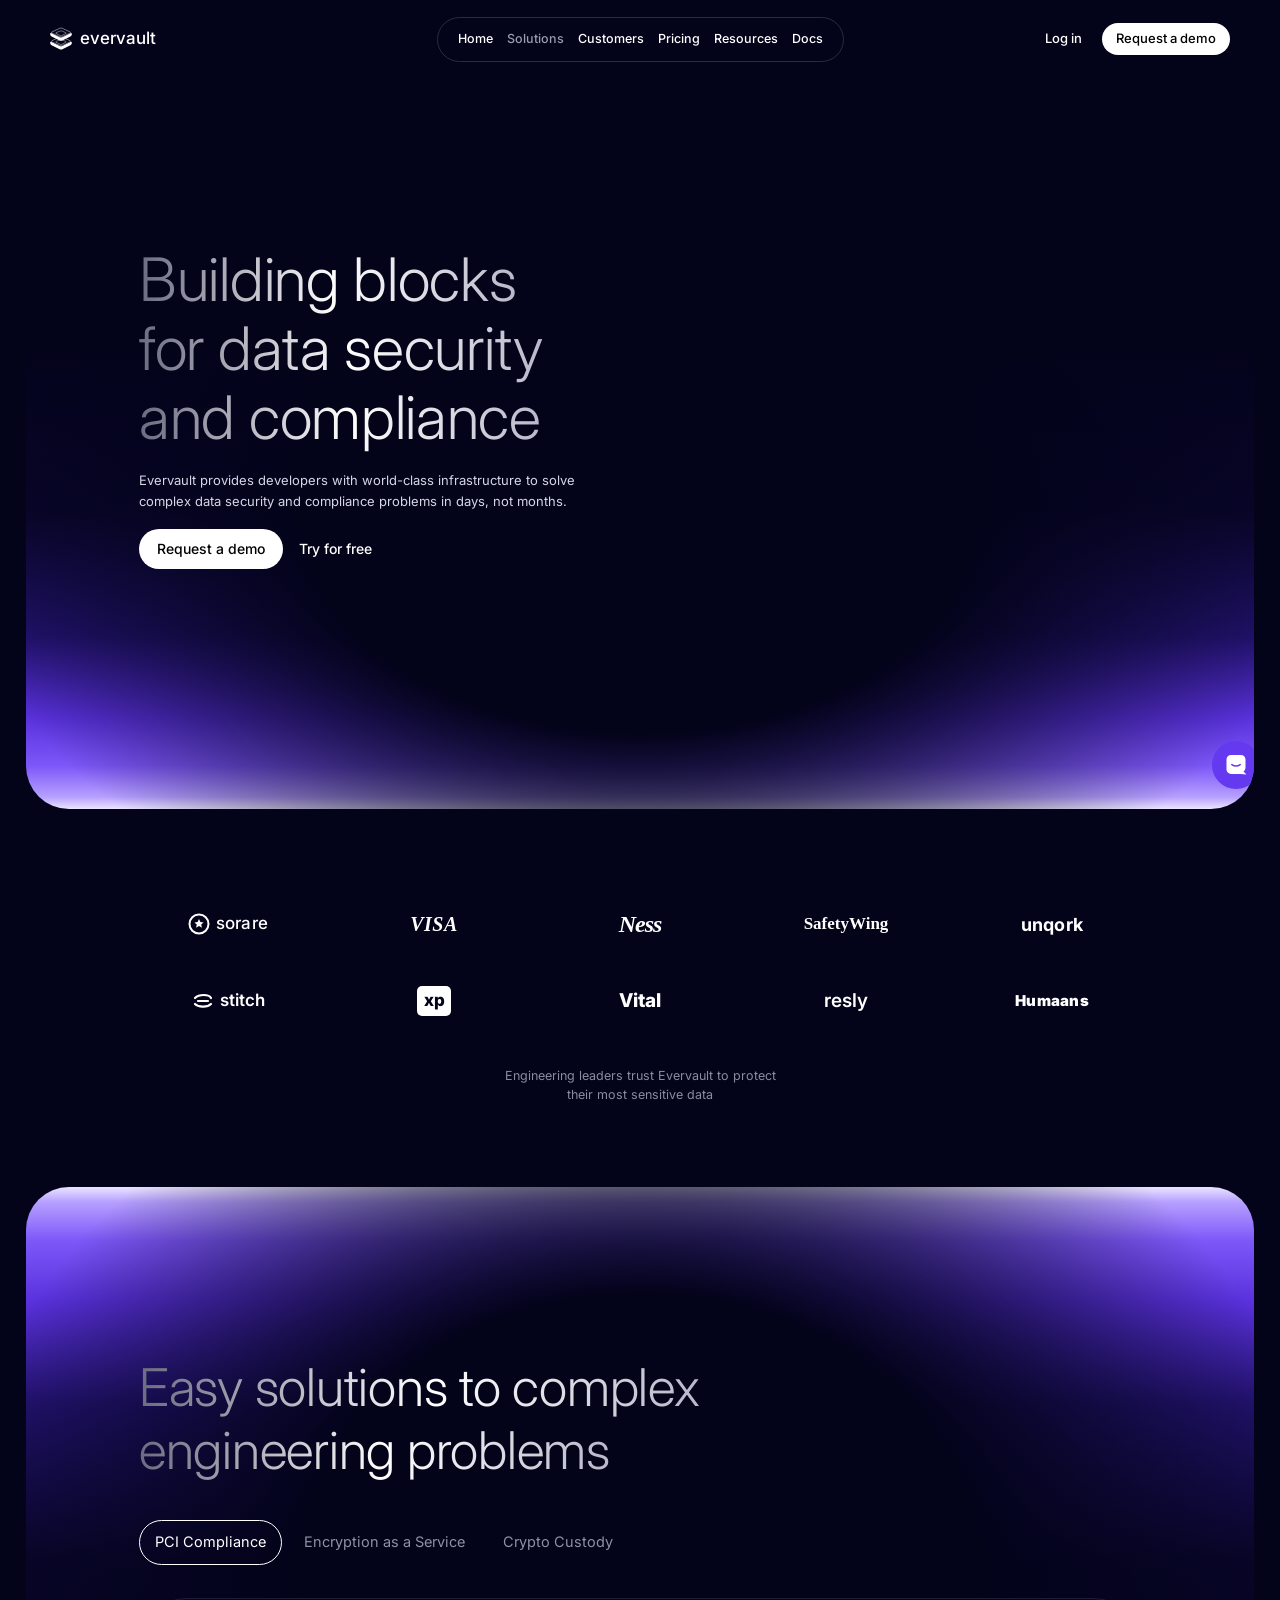
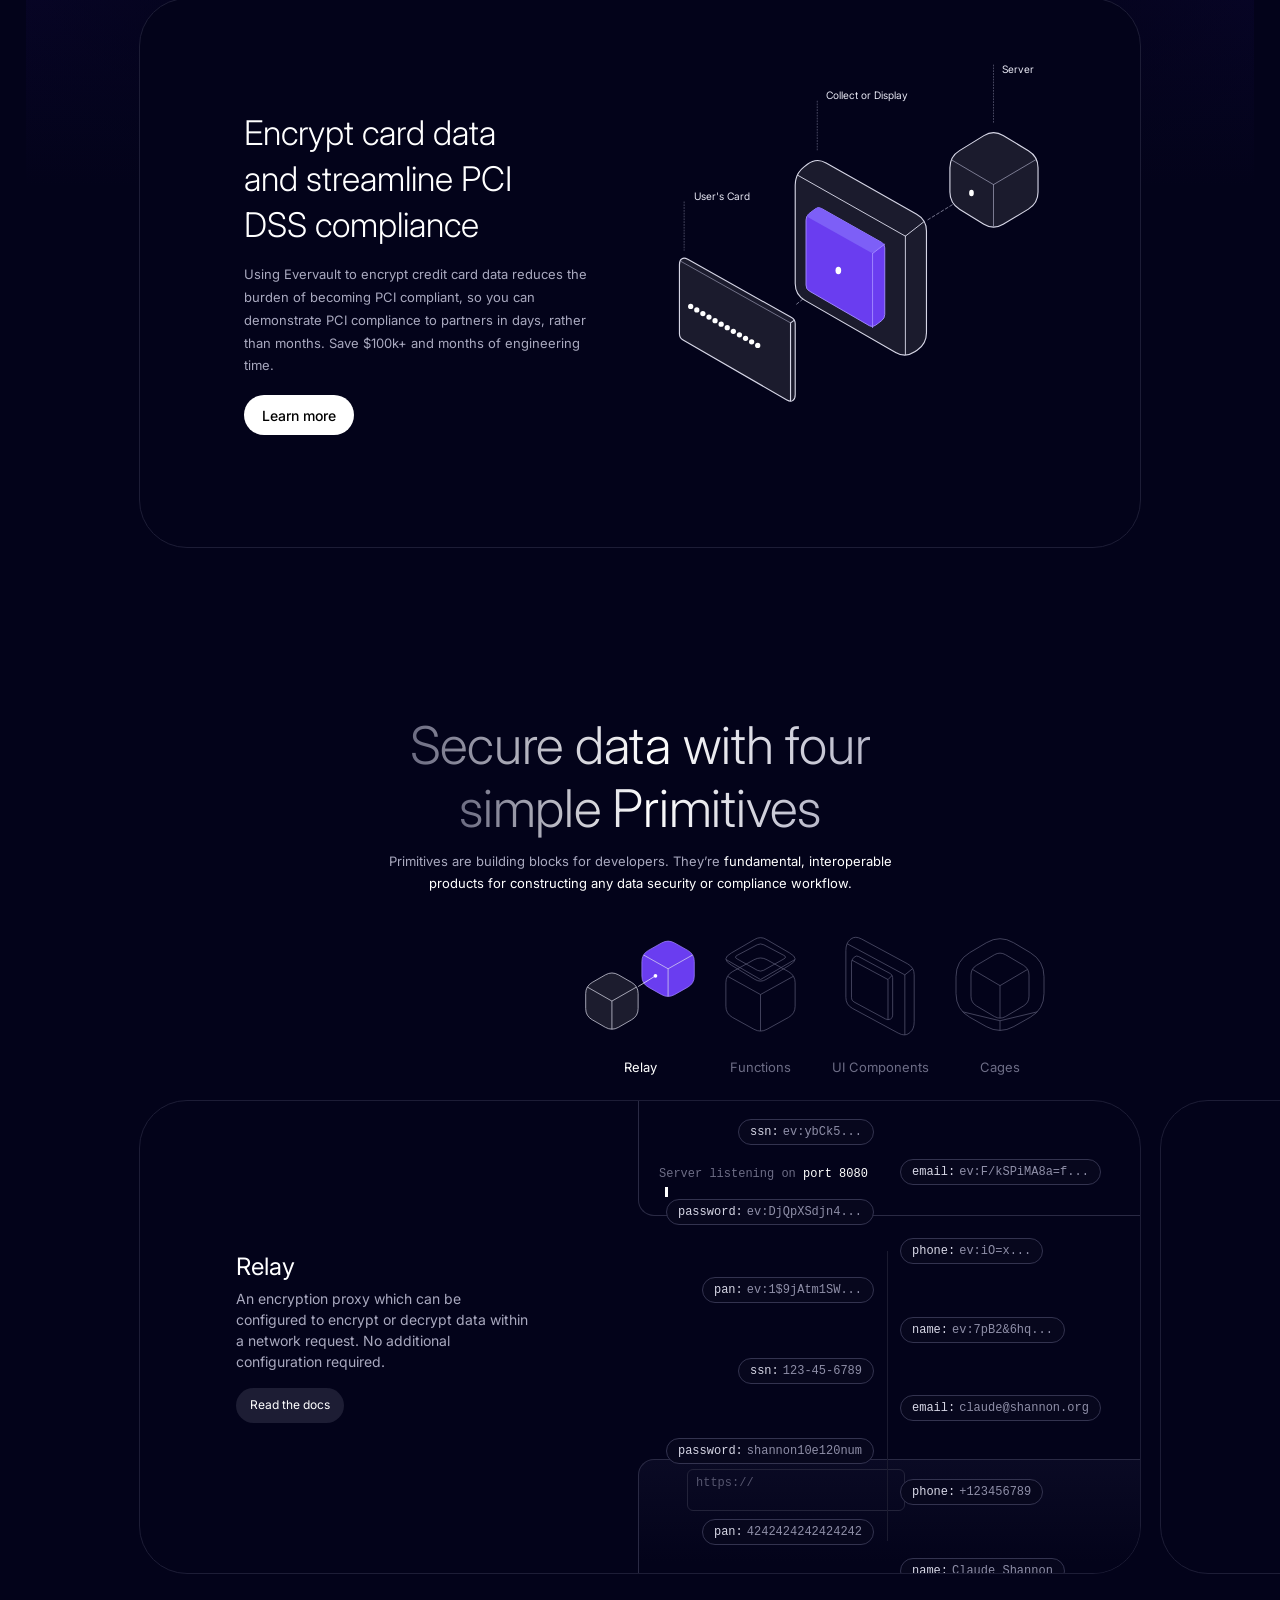
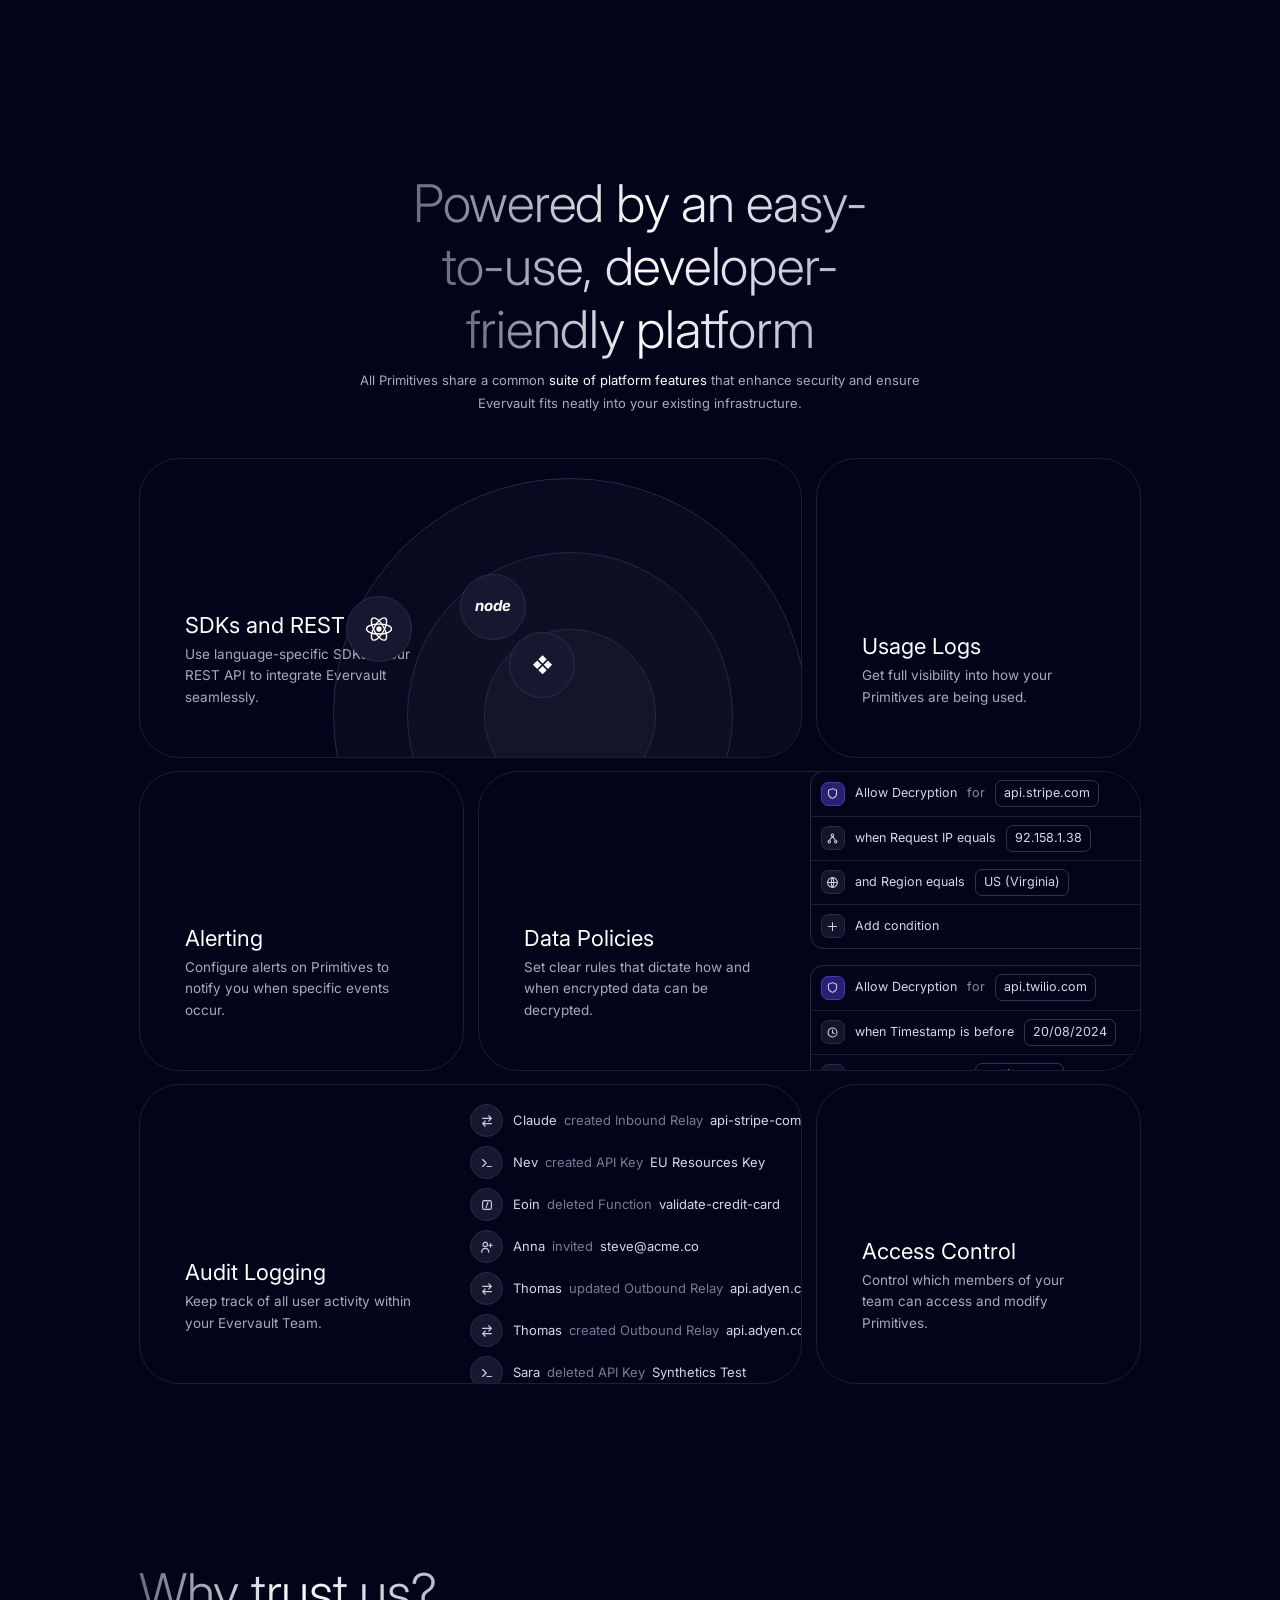
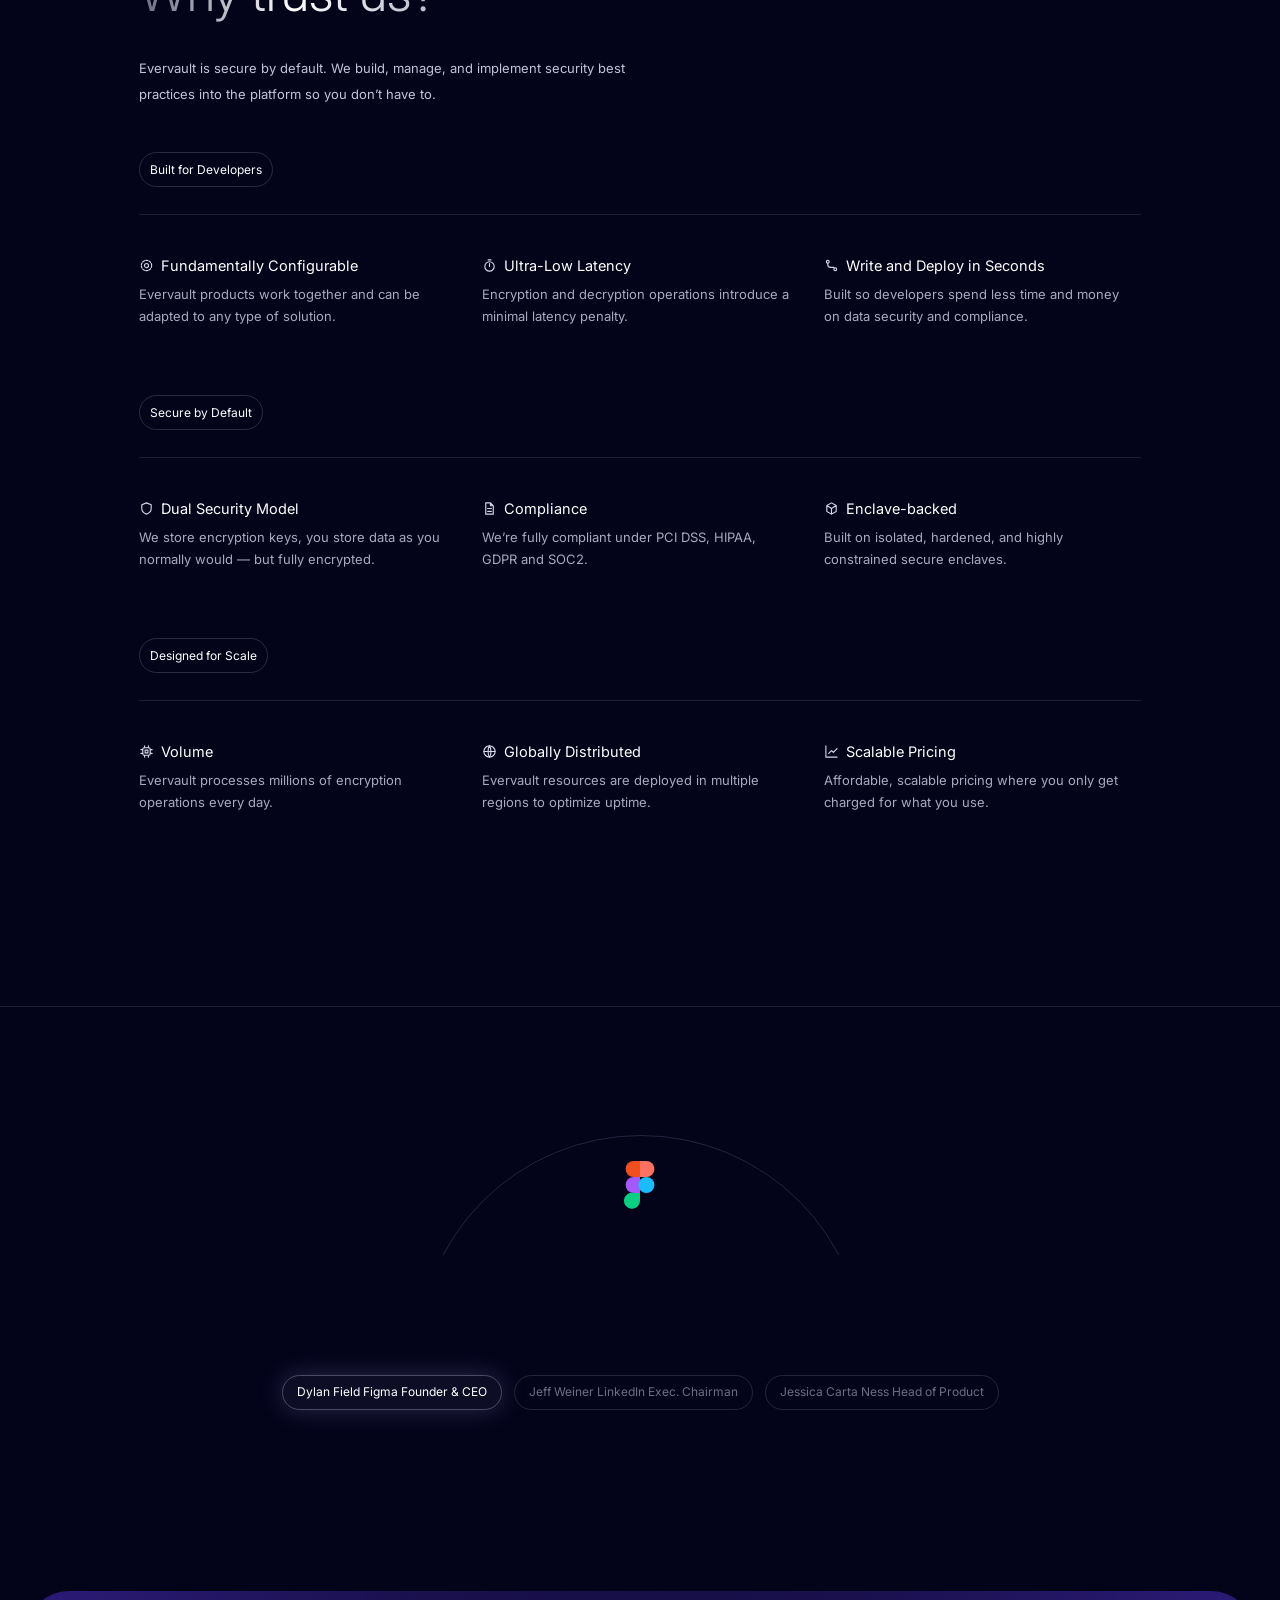
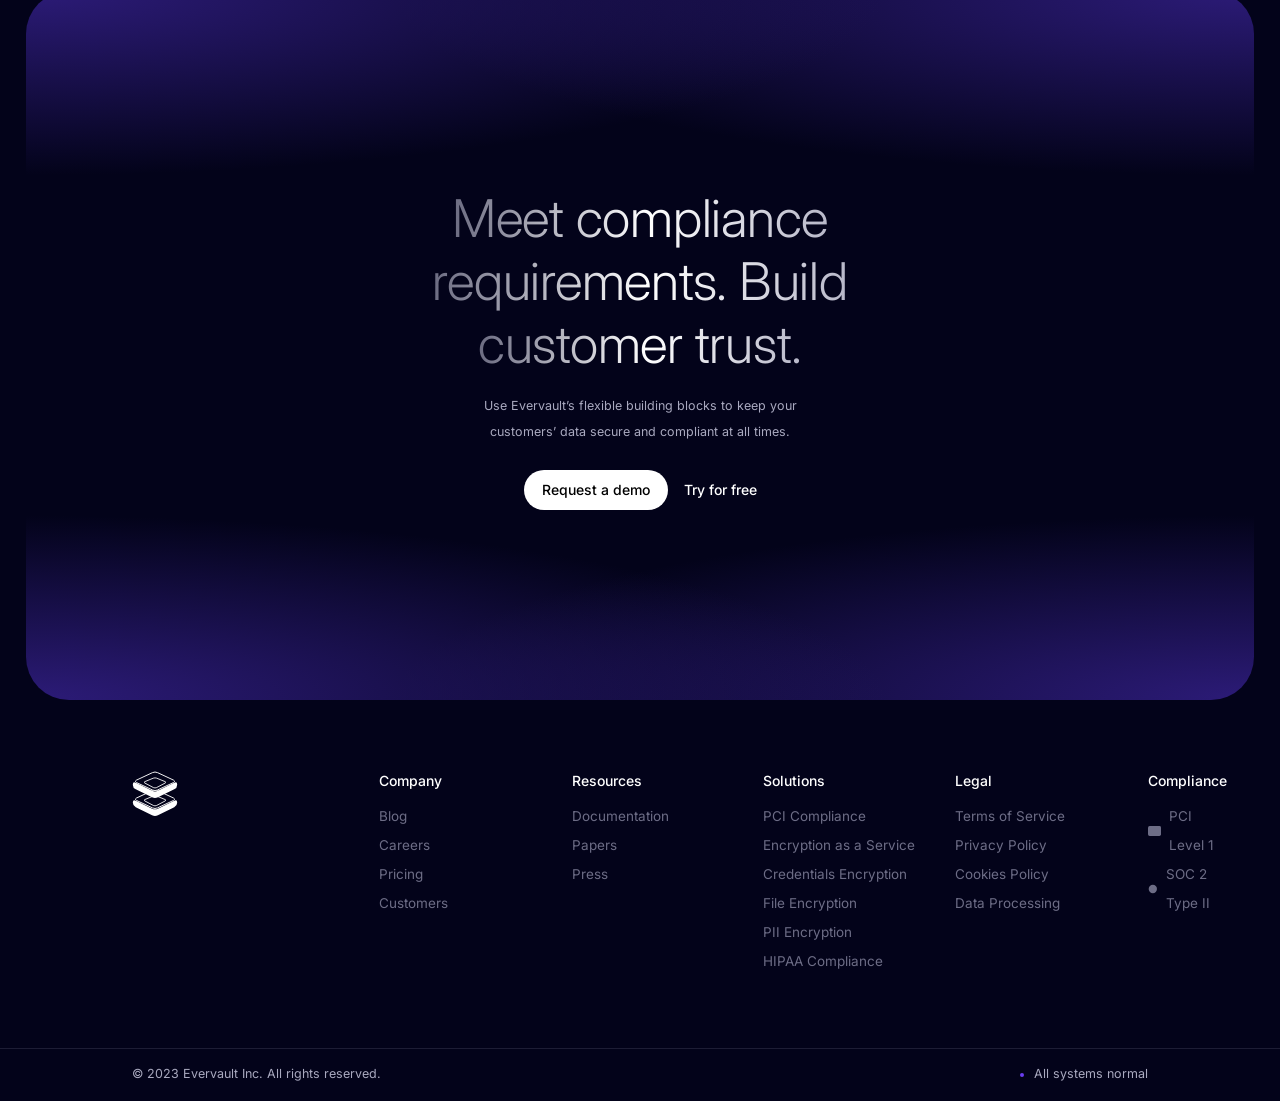
<file: index.html>
<!DOCTYPE html>
<html lang="en">
<head>
<meta charset="UTF-8">
<meta name="viewport" content="width=device-width, initial-scale=1.0">
<meta name="description" content="Evervault: building blocks for data security and compliance">
<meta name="theme-color" content="#03031a">
<title>Evervault — Data Security</title>
<link rel="preconnect" href="https://fonts.googleapis.com"><link href="https://fonts.googleapis.com/css2?family=Inter:wght@300;400;500;600;700;800;900&display=swap" rel="stylesheet">
<link rel="stylesheet" href="style.css">
</head>
<body>
<header class="hd">
  <a class="logo" href="index.html"><svg width="22" height="24" viewBox="0 0 47 52" aria-hidden="true"><path d="M0.0 34.2Q0.0 31.0 3.1 32.5L20.4 41.0Q23.5 42.5 26.6 41.0L43.9 32.5Q47.0 31.0 47.0 34.2L47.0 34.8Q47.0 38.0 43.9 39.5L26.6 48.0Q23.5 49.5 20.4 48.0L3.1 39.5Q0.0 38.0 0.0 34.8Z" fill="#fff" stroke="none"/><path d="M3.9 32.3Q1.2 31.0 3.9 29.7L20.8 21.8Q23.5 20.5 26.2 21.8L43.1 29.7Q45.8 31.0 43.1 32.3L26.2 40.2Q23.5 41.5 20.8 40.2Z" fill="#03031a" stroke="#fff" stroke-width="1"/><path d="M12.8 32.9Q11.0 32.0 12.9 31.3L21.6 27.7Q23.5 27.0 25.4 27.7L34.1 31.3Q36.0 32.0 34.2 32.9L25.3 37.6Q23.5 38.5 21.7 37.6Z" fill="none" stroke="#fff" stroke-width=".9"/><path d="M0.0 15.2Q0.0 12.0 3.1 13.5L20.4 22.0Q23.5 23.5 26.6 22.0L43.9 13.5Q47.0 12.0 47.0 15.2L47.0 15.8Q47.0 19.0 43.9 20.5L26.6 29.0Q23.5 30.5 20.4 29.0L3.1 20.5Q0.0 19.0 0.0 15.8Z" fill="#fff" stroke="none"/><path d="M3.9 13.3Q1.2 12.0 3.9 10.7L20.8 2.8Q23.5 1.5 26.2 2.8L43.1 10.7Q45.8 12.0 43.1 13.3L26.2 21.2Q23.5 22.5 20.8 21.2Z" fill="#03031a" stroke="#fff" stroke-width="1"/><path d="M12.8 13.9Q11.0 13.0 12.9 12.3L21.6 8.7Q23.5 8.0 25.4 8.7L34.1 12.3Q36.0 13.0 34.2 13.9L25.3 18.6Q23.5 19.5 21.7 18.6Z" fill="none" stroke="#fff" stroke-width=".9"/></svg> evervault</a>
  <nav aria-label="Main navigation"><ul><li><a href="index.html">Home</a></li><li><a class="d" href="#solutions">Solutions</a></li><li><a href="#customers">Customers</a></li><li><a href="#platform">Pricing</a></li><li><a href="#trust">Resources</a></li><li><a href="about.html">Docs</a></li></ul></nav>
  <div class="act"><a href="#">Log in</a><a class="btn w" href="#cta">Request a demo</a></div>
</header>
<main>
<section class="hero"><div class="glow"></div>
  <div class="c in"><h1 class="h"><span class="l">Building blocks</span><span class="l">for data security</span><span class="l">and compliance</span></h1>
  <p>Evervault provides developers with world-class infrastructure to solve complex data security and compliance problems in days, not months.</p>
  <div class="btns"><a class="btn w" href="#cta">Request a demo</a><a class="t" href="#cta">Try for free</a></div></div>
  <span class="chat" aria-hidden="true"><svg width="26" height="26" viewBox="0 0 26 26" aria-hidden="true"><path fill="#fff" d="M8 3h10a4.5 4.5 0 0 1 4.5 4.5v8.2a4.5 4.5 0 0 1-2 3.7l3 3.1-6.2-.6H8A4.5 4.5 0 0 1 3.5 17.4V7.5A4.5 4.5 0 0 1 8 3z"/><path d="M8.8 12.6q4.2 3 8.4 0" fill="none" stroke="#6439f0" stroke-width="1.5" stroke-linecap="round"/></svg></span>
</section>
<section id="customers"><h2 hidden>Customers</h2><ul><li><svg width="22" height="22" viewBox="0 0 22 22"><circle cx="11" cy="11" r="9.5" fill="none" stroke="#fff" stroke-width="2"/><path fill="#fff" d="M11 6l1.4 3 3.2.4-2.4 2.2.7 3.2L11 13l-2.9 1.8.7-3.2-2.4-2.2 3.2-.4z"/></svg><span style="font-weight:500;letter-spacing:.2px">sorare</span></li>
<li style="font:italic 800 20px Georgia,serif;letter-spacing:.5px">VISA</li>
<li style="font:italic 800 24px Georgia,serif;letter-spacing:-1px">Ness</li>
<li style="font:600 17px Georgia,serif">SafetyWing</li>
<li style="font-weight:700;font-size:18px;letter-spacing:.3px">unqork</li>
<li><svg width="22" height="18" viewBox="0 0 22 18" fill="none" stroke="#fff" stroke-width="2.2" stroke-linecap="round"><path d="M3 6c4-4 14-4 16 0M3 12c3 3 12 4 16 0M6 9h10"/></svg><span style="font-weight:600">stitch</span></li>
<li><span style="background:#fff;color:#03031a;font-weight:800;font-size:17px;width:34px;height:30px;border-radius:5px;display:grid;place-items:center">xp</span></li>
<li style="font-weight:800;font-size:19px">Vital</li>
<li style="font-weight:600;font-size:19px">resly</li>
<li style="font-weight:900;font-size:15px;letter-spacing:.3px">Humaans</li></ul><p>Engineering leaders trust Evervault to protect their most sensitive data</p></section>
<section id="solutions"><div class="glow"></div>
  <div class="c"><h2 class="h"><span class="l">Easy solutions to complex</span><span class="l">engineering problems</span></h2>
  <div class="tabs"><button class="on" data-t="pci">PCI Compliance</button><button data-t="eaas">Encryption as a Service</button><button data-t="crypto">Crypto Custody</button></div>
  <article class="card sol"><div><h3 id="st">Encrypt card data and streamline PCI DSS compliance</h3><p id="sp">Using Evervault to encrypt credit card data reduces the burden of becoming PCI compliant, so you can demonstrate PCI compliance to partners in days, rather than months. Save $100k+ and months of engineering time.</p><a class="btn w" href="#">Learn more</a></div><figure aria-label="Card encryption diagram"><svg viewBox="0 0 800 780" fill="none" stroke-linejoin="round" stroke-linecap="round" font-family="Inter,sans-serif" font-size="22" aria-hidden="true"><g stroke="#4c4c66" stroke-width="2" stroke-dasharray="2 4"><path d="M688 30V155M312 107V215M28 322V425"/></g><g fill="#e6e6f2" stroke="none"><text x="706" y="47">Server</text><text x="330" y="103">Collect or Display</text><text x="48" y="318">User's Card</text></g><path d="M18.0 456.0Q18.0 447.0 22.5 443.8L23.5 443.2Q28.0 440.0 35.8 444.4L257.2 568.6Q265.0 573.0 265.0 582.0L265.0 733.0Q265.0 742.0 260.5 745.2L259.5 745.8Q255.0 749.0 247.2 744.5L25.8 616.5Q18.0 612.0 18.0 603.0Z" fill="#1b1b2d" stroke="#d6d6e6" stroke-width="2.4"/><clipPath id="cp9"><path d="M18.0 456.0Q18.0 447.0 22.5 443.8L23.5 443.2Q28.0 440.0 35.8 444.4L257.2 568.6Q265.0 573.0 265.0 582.0L265.0 733.0Q265.0 742.0 260.5 745.2L259.5 745.8Q255.0 749.0 247.2 744.5L25.8 616.5Q18.0 612.0 18.0 603.0Z"/></clipPath><g clip-path="url(#cp9)"><path d="M255 580L265 573" stroke="#d6d6e6" stroke-width="2.4"/><path d="M255 580L255 749" stroke="#d6d6e6" stroke-width="2.4"/><path d="M18 447L255 580" stroke="#8d8da4" stroke-width="1.6"/></g><g stroke="none"><circle cx="42" cy="545.0" r="5.6" fill="#fff"/><circle cx="55" cy="552.5" r="5.6" fill="#fff"/><circle cx="68" cy="560.1" r="5.6" fill="#fff"/><circle cx="81" cy="567.6" r="5.6" fill="#fff"/><circle cx="94" cy="575.2" r="5.6" fill="#fff"/><circle cx="107" cy="582.8" r="5.6" fill="#fff"/><circle cx="120" cy="590.3" r="5.6" fill="#fff"/><circle cx="133" cy="597.9" r="5.6" fill="#fff"/><circle cx="146" cy="605.4" r="5.6" fill="#fff"/><circle cx="159" cy="613.0" r="5.6" fill="#fff"/><circle cx="172" cy="620.5" r="5.6" fill="#fff"/><circle cx="185" cy="628.0" r="5.6" fill="#fff"/></g><g stroke="#9a9ab2" stroke-width="1.6" stroke-dasharray="6 5"><path d="M268 540 352 472M548 360 636 306"/></g><path d="M265.0 286.0Q265.0 262.0 283.9 247.3L291.1 241.7Q310.0 227.0 330.9 238.8L524.1 348.2Q545.0 360.0 545.0 384.0L545.0 601.0Q545.0 625.0 525.0 638.3L520.0 641.7Q500.0 655.0 479.2 643.0L285.8 532.0Q265.0 520.0 265.0 496.0Z" fill="#1b1b2d" stroke="#d6d6e6" stroke-width="2.4"/><clipPath id="cp10"><path d="M265.0 286.0Q265.0 262.0 283.9 247.3L291.1 241.7Q310.0 227.0 330.9 238.8L524.1 348.2Q545.0 360.0 545.0 384.0L545.0 601.0Q545.0 625.0 525.0 638.3L520.0 641.7Q500.0 655.0 479.2 643.0L285.8 532.0Q265.0 520.0 265.0 496.0Z"/></clipPath><g clip-path="url(#cp10)"><path d="M265 262L500 395" stroke="#d6d6e6" stroke-width="2"/><path d="M500 395L500 655" stroke="#d6d6e6" stroke-width="2"/><path d="M500 395L545 360" stroke="#d6d6e6" stroke-width="2"/></g><path d="M288.0 360.0Q288.0 352.0 294.3 347.1L307.7 336.9Q314.0 332.0 321.0 335.9L449.0 408.1Q456.0 412.0 456.0 420.0L456.0 562.0Q456.0 570.0 449.7 574.9L436.3 585.1Q430.0 590.0 423.1 586.0L294.9 512.0Q288.0 508.0 288.0 500.0Z" fill="#6a3df0" stroke="#a28aff" stroke-width="2"/><path d="M292.4 354.5Q288.0 352.0 292.0 349.0L310.0 335.0Q314.0 332.0 318.4 334.5L451.6 409.5Q456.0 412.0 452.0 415.0L434.0 429.0Q430.0 432.0 425.6 429.5Z" fill="#7d5ff7" stroke="none"/><path d="M430 432L430 590" stroke="#a28aff" stroke-width="2"/><path d="M430 432L456 412" stroke="#a28aff" stroke-width="2"/><ellipse cx="357" cy="468" rx="6" ry="8" fill="#fff" stroke="none"/><path d="M667.5 180.5Q688.0 168.0 708.6 180.3L762.4 212.7Q783.0 225.0 783.0 249.0L783.0 301.0Q783.0 325.0 762.4 337.3L708.6 369.7Q688.0 382.0 667.5 369.5L615.5 337.5Q595.0 325.0 595.0 301.0L595.0 249.0Q595.0 225.0 615.5 212.5Z" fill="#1b1b2d" stroke="#d6d6e6" stroke-width="2.4"/><clipPath id="cp11"><path d="M667.5 180.5Q688.0 168.0 708.6 180.3L762.4 212.7Q783.0 225.0 783.0 249.0L783.0 301.0Q783.0 325.0 762.4 337.3L708.6 369.7Q688.0 382.0 667.5 369.5L615.5 337.5Q595.0 325.0 595.0 301.0L595.0 249.0Q595.0 225.0 615.5 212.5Z"/></clipPath><g clip-path="url(#cp11)"><path d="M598 232L688 285" stroke="#8d8da4" stroke-width="1.8"/><path d="M688 285L778 232" stroke="#8d8da4" stroke-width="1.8"/><path d="M688 285L688 382" stroke="#8d8da4" stroke-width="1.8"/></g><ellipse cx="641" cy="303" rx="5" ry="7" fill="#fff" stroke="none"/></svg></figure></article></div>
</section>
<section id="primitives" class="ctr"><h2 class="h"><span class="l">Secure data with four</span><span class="l">simple Primitives</span></h2>
  <p class="lead">Primitives are building blocks for developers. They’re <b>fundamental, interoperable products for constructing any data security or compliance workflow.</b></p>
  <div class="pills"><button data-p="Relay" class=on><svg viewBox="50 10 252 235" width="118" height="110"><path d="M102.1 107.9Q116.0 100.0 129.9 107.9L158.1 124.1Q172.0 132.0 172.0 148.0L172.0 180.0Q172.0 196.0 158.1 203.9L129.9 220.1Q116.0 228.0 102.1 220.1L73.9 203.9Q60.0 196.0 60.0 180.0L60.0 148.0Q60.0 132.0 73.9 124.1Z" class="d" fill="#1c1c2e"/><clipPath id="cp1"><path d="M102.1 107.9Q116.0 100.0 129.9 107.9L158.1 124.1Q172.0 132.0 172.0 148.0L172.0 180.0Q172.0 196.0 158.1 203.9L129.9 220.1Q116.0 228.0 102.1 220.1L73.9 203.9Q60.0 196.0 60.0 180.0L60.0 148.0Q60.0 132.0 73.9 124.1Z"/></clipPath><g clip-path="url(#cp1)"><path d="M60 132.0L116 164.0" /><path d="M172 132.0L116 164.0" /><path d="M116 164.0L116 228" /></g><path d="M222.1 39.8Q236.0 32.0 249.9 39.8L278.1 55.7Q292.0 63.5 292.0 79.5L292.0 110.5Q292.0 126.5 278.1 134.3L249.9 150.2Q236.0 158.0 222.1 150.2L193.9 134.3Q180.0 126.5 180.0 110.5L180.0 79.5Q180.0 63.5 193.9 55.7Z" class="f"/><clipPath id="cp2"><path d="M222.1 39.8Q236.0 32.0 249.9 39.8L278.1 55.7Q292.0 63.5 292.0 79.5L292.0 110.5Q292.0 126.5 278.1 134.3L249.9 150.2Q236.0 158.0 222.1 150.2L193.9 134.3Q180.0 126.5 180.0 110.5L180.0 79.5Q180.0 63.5 193.9 55.7Z"/></clipPath><g clip-path="url(#cp2)"><path d="M180 63.5L236 95.0" /><path d="M292 63.5L236 95.0" /><path d="M236 95.0L236 158" /></g><path d="M172 133L206 112" stroke="#fff"/><circle cx="209" cy="110" r="4" fill="#fff" stroke="none"/></svg>Relay</button><button data-p="Functions"><svg viewBox="348 10 168 235" width="79" height="110"><path d="M418.0 75.8Q432.0 68.0 446.0 75.8L492.0 101.2Q506.0 109.0 506.0 125.0L506.0 175.0Q506.0 191.0 492.0 198.8L446.0 224.2Q432.0 232.0 418.0 224.2L372.0 198.8Q358.0 191.0 358.0 175.0L358.0 125.0Q358.0 109.0 372.0 101.2Z" /><clipPath id="cp3"><path d="M418.0 75.8Q432.0 68.0 446.0 75.8L492.0 101.2Q506.0 109.0 506.0 125.0L506.0 175.0Q506.0 191.0 492.0 198.8L446.0 224.2Q432.0 232.0 418.0 224.2L372.0 198.8Q358.0 191.0 358.0 175.0L358.0 125.0Q358.0 109.0 372.0 101.2Z"/></clipPath><g clip-path="url(#cp3)"><path d="M358 109.0L432 150.0" /><path d="M506 109.0L432 150.0" /><path d="M432 150.0L432 232" /></g><path d="M358.0 73.5Q358.0 68.0 370.1 61.0L419.9 32.0Q432.0 25.0 444.1 32.0L493.9 61.0Q506.0 68.0 506.0 73.5L506.0 74.5Q506.0 80.0 494.0 87.3L444.0 117.7Q432.0 125.0 420.0 117.7L370.0 87.3Q358.0 80.0 358.0 74.5Z" class="f"/><path d="M382.0 73.9Q375.0 70.0 382.1 66.3L424.9 43.7Q432.0 40.0 439.1 43.7L481.9 66.3Q489.0 70.0 482.0 73.9L439.0 98.1Q432.0 102.0 425.0 98.1Z" fill="none"/><clipPath id="cp4"><path d="M358.0 73.5Q358.0 68.0 370.1 61.0L419.9 32.0Q432.0 25.0 444.1 32.0L493.9 61.0Q506.0 68.0 506.0 73.5L506.0 74.5Q506.0 80.0 494.0 87.3L444.0 117.7Q432.0 125.0 420.0 117.7L370.0 87.3Q358.0 80.0 358.0 74.5Z"/></clipPath><g clip-path="url(#cp4)"><path d="M358 75L432 118" /><path d="M506 75L432 118" /></g></svg>Functions</button><button data-p="UI Components"><svg viewBox="606 10 168 235" width="79" height="110"><path d="M626.9 31.3Q636.0 24.0 650.1 31.6L747.9 84.4Q762.0 92.0 762.0 108.0L762.0 208.0Q762.0 224.0 752.9 231.3L751.1 232.7Q742.0 240.0 727.9 232.4L630.1 179.6Q616.0 172.0 616.0 156.0L616.0 56.0Q616.0 40.0 625.1 32.7Z" /><clipPath id="cp5"><path d="M626.9 31.3Q636.0 24.0 650.1 31.6L747.9 84.4Q762.0 92.0 762.0 108.0L762.0 208.0Q762.0 224.0 752.9 231.3L751.1 232.7Q742.0 240.0 727.9 232.4L630.1 179.6Q616.0 172.0 616.0 156.0L616.0 56.0Q616.0 40.0 625.1 32.7Z"/></clipPath><g clip-path="url(#cp5)"><path d="M616 40L742 108" /><path d="M742 108L742 240" /><path d="M742 108L762 92" /></g><path d="M633.8 70.2Q638.0 66.0 643.3 68.8L710.7 105.2Q716.0 108.0 716.0 114.0L716.0 194.0Q716.0 200.0 711.5 202.3L710.5 202.7Q706.0 205.0 700.7 202.2L633.3 165.8Q628.0 163.0 628.0 157.0L628.0 82.0Q628.0 76.0 632.2 71.8Z" class="f"/><clipPath id="cp6"><path d="M633.8 70.2Q638.0 66.0 643.3 68.8L710.7 105.2Q716.0 108.0 716.0 114.0L716.0 194.0Q716.0 200.0 711.5 202.3L710.5 202.7Q706.0 205.0 700.7 202.2L633.3 165.8Q628.0 163.0 628.0 157.0L628.0 82.0Q628.0 76.0 632.2 71.8Z"/></clipPath><g clip-path="url(#cp6)"><path d="M628 76L706 118" /><path d="M706 118L706 205" /><path d="M706 118L716 108" /></g></svg>UI Components</button><button data-p="Cages"><svg viewBox="840 10 208 235" width="98" height="110"><path d="M914.8 39.4Q944.0 22.0 973.2 39.4L1008.8 60.6Q1038.0 78.0 1038.0 112.0L1038.0 148.0Q1038.0 182.0 1008.4 198.7L973.6 218.3Q944.0 235.0 914.4 218.3L879.6 198.7Q850.0 182.0 850.0 148.0L850.0 112.0Q850.0 78.0 879.2 60.6Z" /><clipPath id="cp7"><path d="M914.8 39.4Q944.0 22.0 973.2 39.4L1008.8 60.6Q1038.0 78.0 1038.0 112.0L1038.0 148.0Q1038.0 182.0 1008.4 198.7L973.6 218.3Q944.0 235.0 914.4 218.3L879.6 198.7Q850.0 182.0 850.0 148.0L850.0 112.0Q850.0 78.0 879.2 60.6Z"/></clipPath><g clip-path="url(#cp7)"><path d="M852 184L944 206" /><path d="M1036 184L944 206" /><path d="M944 206L944 234" /></g><path d="M931.9 65.1Q944.0 58.0 956.1 65.1L993.9 87.4Q1006.0 94.5 1006.0 108.5L1006.0 153.5Q1006.0 167.5 993.9 174.6L956.1 196.9Q944.0 204.0 931.9 196.9L894.1 174.6Q882.0 167.5 882.0 153.5L882.0 108.5Q882.0 94.5 894.1 87.4Z" class="f"/><clipPath id="cp8"><path d="M931.9 65.1Q944.0 58.0 956.1 65.1L993.9 87.4Q1006.0 94.5 1006.0 108.5L1006.0 153.5Q1006.0 167.5 993.9 174.6L956.1 196.9Q944.0 204.0 931.9 196.9L894.1 174.6Q882.0 167.5 882.0 153.5L882.0 108.5Q882.0 94.5 894.1 87.4Z"/></clipPath><g clip-path="url(#cp8)"><path d="M882 94.5L944 131.0" /><path d="M1006 94.5L944 131.0" /><path d="M944 131.0L944 204" /></g></svg>Cages</button></div>
  <div class="slider"><article class="card slide"><div class="tx"><h3 id="pt">Relay</h3><p id="pp">An encryption proxy which can be<br>configured to encrypt or decrypt data within<br>a network request. No additional<br>configuration required.</p><a class="btn g" href="#">Read the docs</a></div>
  <div class="stage" aria-hidden="true"><div class="term">Server listening on <b>port 8080</b><i></i></div><div class="brw"></div><div class="vl"></div><span class="chip l" style="top:18px"><b>ssn:</b>ev:ybCk5...</span><span class="chip r" style="top:58px"><b>email:</b>ev:F/kSPiMA8a=f...</span><span class="chip l" style="top:98px"><b>password:</b>ev:DjQpXSdjn4...</span><span class="chip r" style="top:137px"><b>phone:</b>ev:iO=x...</span><span class="chip l" style="top:176px"><b>pan:</b>ev:1$9jAtm1SW...</span><span class="chip r" style="top:216px"><b>name:</b>ev:7pB2&amp;6hq...</span><span class="chip l" style="top:257px"><b>ssn:</b>123-45-6789</span><span class="chip r" style="top:294px"><b>email:</b>claude@shannon.org</span><span class="chip l" style="top:337px"><b>password:</b>shannon10e120num</span><span class="chip r" style="top:378px"><b>phone:</b>+123456789</span><span class="chip l" style="top:418px"><b>pan:</b>4242424242424242</span><span class="chip r" style="top:457px"><b>name:</b>Claude Shannon</span></div></article><article class="card slide" aria-hidden="true"></article></div>
</section>
<section id="platform" class="c ctr"><h2 class="h"><span class="l">Powered by an easy-</span><span class="l">to-use, developer-</span><span class="l">friendly platform</span></h2>
  <p class="lead">All Primitives share a common <b>suite of platform features</b> that enhance security and ensure Evervault fits neatly into your existing infrastructure.</p>
  <div class="grid" style="text-align:left">
  <article class="card wide"><div class="arcs"><i style="width:474px;height:474px"></i><i style="width:326px;height:326px"></i><i style="width:172px;height:172px"></i><span class="ico" style="left:239px;top:170px"><svg width="30" height="30" viewBox="-12 -12 24 24" fill="none" stroke="#fff" stroke-width="1.1"><ellipse rx="10" ry="4"/><ellipse rx="10" ry="4" transform="rotate(60)"/><ellipse rx="10" ry="4" transform="rotate(120)"/><circle r="1.6" fill="#fff"/></svg></span><span class="ico" style="left:353px;top:148px;font-size:15px;font-style:italic">node</span><span class="ico" style="left:402px;top:206px;font-size:20px">❖</span></div><h3>SDKs and REST API</h3><p>Use language-specific SDKs or our REST API to integrate Evervault seamlessly.</p></article>
  <article class="card"><h3>Usage Logs</h3><p>Get full visibility into how your Primitives are being used.</p></article>
  <article class="card"><h3>Alerting</h3><p>Configure alerts on Primitives to notify you when specific events occur.</p></article>
  <article class="card wide"><div class="rules"><div class="rule" style="top:-1px"><div><span class="ib p"><svg viewBox="0 0 16 16"><path d="M8 2 3 4v4c0 3 2.2 5 5 6 2.8-1 5-3 5-6V4z"/></svg></span>Allow Decryption <small>for</small> <em>api.stripe.com</em></div><div><span class="ib "><svg viewBox="0 0 16 16"><circle cx="8" cy="4" r="1.5"/><circle cx="4" cy="12" r="1.5"/><circle cx="12" cy="12" r="1.5"/><path d="M8 5.5 4 10.5M8 5.5l4 5"/></svg></span>when Request IP equals <em>92.158.1.38</em></div><div><span class="ib "><svg viewBox="0 0 16 16"><circle cx="8" cy="8" r="6"/><path d="M2 8h12M8 2c2 2 2 10 0 12M8 2c-2 2-2 10 0 12"/></svg></span>and Region equals <em>US (Virginia)</em></div><div><span class="ib "><svg viewBox="0 0 16 16"><path d="M8 3v10M3 8h10"/></svg></span>Add condition</div></div><div class="rule" style="top:193px"><div><span class="ib p"><svg viewBox="0 0 16 16"><path d="M8 2 3 4v4c0 3 2.2 5 5 6 2.8-1 5-3 5-6V4z"/></svg></span>Allow Decryption <small>for</small> <em>api.twilio.com</em></div><div><span class="ib "><svg viewBox="0 0 16 16"><circle cx="8" cy="8" r="5.5"/><path d="M8 5v3l2 1.5"/></svg></span>when Timestamp is before <em>20/08/2024</em></div><div><span class="ib "><svg viewBox="0 0 16 16"><circle cx="8" cy="8" r="6"/><path d="M2 8h12M8 2c2 2 2 10 0 12M8 2c-2 2-2 10 0 12"/></svg></span>and Region equals <em>EU (Ireland)</em></div></div></div><h3>Data Policies</h3><p>Set clear rules that dictate how and when encrypted data can be decrypted.</p></article>
  <article class="card wide"><div class="log"><div><span class="lg"><svg viewBox="0 0 16 16"><path d="M3 5h10M10 2l3 3-3 3M13 11H3M6 8l-3 3 3 3"/></svg></span><span>Claude</span><small>created Inbound Relay</small><span>api-stripe-com</span></div><div><span class="lg"><svg viewBox="0 0 16 16"><path d="M3 4l4 4-4 4M8 12h5"/></svg></span><span>Nev</span><small>created API Key</small><span>EU Resources Key</span></div><div><span class="lg"><svg viewBox="0 0 16 16"><rect x="3" y="3" width="10" height="10" rx="2"/><path d="M7 11l2-6"/></svg></span><span>Eoin</span><small>deleted Function</small><span>validate-credit-card</span></div><div><span class="lg"><svg viewBox="0 0 16 16"><circle cx="6" cy="5" r="2.5"/><path d="M2 14c0-3 2-4.5 4-4.5s4 1.5 4 4.5M12 4v4M10 6h4"/></svg></span><span>Anna</span><small>invited</small><span>steve@acme.co</span></div><div><span class="lg"><svg viewBox="0 0 16 16"><path d="M3 5h10M10 2l3 3-3 3M13 11H3M6 8l-3 3 3 3"/></svg></span><span>Thomas</span><small>updated Outbound Relay</small><span>api.adyen.co</span></div><div><span class="lg"><svg viewBox="0 0 16 16"><path d="M3 5h10M10 2l3 3-3 3M13 11H3M6 8l-3 3 3 3"/></svg></span><span>Thomas</span><small>created Outbound Relay</small><span>api.adyen.co</span></div><div><span class="lg"><svg viewBox="0 0 16 16"><path d="M3 4l4 4-4 4M8 12h5"/></svg></span><span>Sara</span><small>deleted API Key</small><span>Synthetics Test</span></div></div><h3>Audit Logging</h3><p>Keep track of all user activity within your Evervault Team.</p></article>
  <article class="card"><h3>Access Control</h3><p>Control which members of your team can access and modify Primitives.</p></article></div>
</section>
<section id="trust" class="c"><h2 class="h"><span class="l">Why trust us?</span></h2>
  <p class="lead">Evervault is secure by default. We build, manage, and implement security best practices into the platform so you don’t have to.</p><section class="grp"><h4>Built for Developers</h4><div><article><h5><svg viewBox="0 0 16 16"><circle cx="8" cy="8" r="2.2"/><circle cx="8" cy="8" r="5.5" stroke-dasharray="2.2 1.3"/></svg>Fundamentally Configurable</h5><p>Evervault products work together and can be adapted to any type of solution.</p></article><article><h5><svg viewBox="0 0 16 16"><circle cx="8" cy="9" r="5"/><path d="M8 9V6M6.5 2h3"/></svg>Ultra-Low Latency</h5><p>Encryption and decryption operations introduce a minimal latency penalty.</p></article><article><h5><svg viewBox="0 0 16 16"><circle cx="4" cy="4" r="1.5"/><circle cx="12" cy="12" r="1.5"/><path d="M4 5.5v1.5a3 3 0 0 0 3 3h3.5"/></svg>Write and Deploy in Seconds</h5><p>Built so developers spend less time and money on data security and compliance.</p></article></div></section><section class="grp"><h4>Secure by Default</h4><div><article><h5><svg viewBox="0 0 16 16"><path d="M8 2 3 4v4c0 3 2.2 5 5 6 2.8-1 5-3 5-6V4z"/></svg>Dual Security Model</h5><p>We store encryption keys, you store data as you normally would — but fully encrypted.</p></article><article><h5><svg viewBox="0 0 16 16"><path d="M4 2h5l3 3v9H4zM9 2v3h3M6 8h4M6 11h4"/></svg>Compliance</h5><p>We’re fully compliant under PCI DSS, HIPAA, GDPR and SOC2.</p></article><article><h5><svg viewBox="0 0 16 16"><path d="M8 2l5 2.8v6.4L8 14l-5-2.8V4.8zM8 8l5-3.2M8 8 3 4.8M8 8v6"/></svg>Enclave-backed</h5><p>Built on isolated, hardened, and highly constrained secure enclaves.</p></article></div></section><section class="grp"><h4>Designed for Scale</h4><div><article><h5><svg viewBox="0 0 16 16"><rect x="4" y="4" width="8" height="8" rx="1.5"/><rect x="6.5" y="6.5" width="3" height="3"/><path d="M6 2v2M10 2v2M6 12v2M10 12v2M2 6h2M2 10h2M12 6h2M12 10h2"/></svg>Volume</h5><p>Evervault processes millions of encryption operations every day.</p></article><article><h5><svg viewBox="0 0 16 16"><circle cx="8" cy="8" r="6"/><path d="M2 8h12M8 2c2 2 2 10 0 12M8 2c-2 2-2 10 0 12"/></svg>Globally Distributed</h5><p>Evervault resources are deployed in multiple regions to optimize uptime.</p></article><article><h5><svg viewBox="0 0 16 16"><path d="M2 2v12h12M5 10l3-3 2 2 4-4"/></svg>Scalable Pricing</h5><p>Affordable, scalable pricing where you only get charged for what you use.</p></article></div></section></section>
<section id="testimonials"><h2 hidden>Testimonials</h2>
  <div class="arc"><div id="qlogo"><svg width="36" height="48" viewBox="0 0 20 30"><path d="M6 0h4v10H6a5 5 0 0 1 0-10z" fill="#f24e1e"/><path d="M10 0h4a5 5 0 0 1 0 10h-4z" fill="#ff7262"/><path d="M6 10h4v10H6a5 5 0 0 1 0-10z" fill="#a259ff"/><circle cx="14" cy="15" r="5" fill="#1abcfe"/><path d="M6 20h4v5a5 5 0 1 1-4-5z" fill="#0acf83"/></svg></div></div>
  <ul><li><button class="on">Dylan Field Figma Founder &amp; CEO</button></li><li><button>Jeff Weiner LinkedIn Exec. Chairman</button></li><li><button>Jessica Carta Ness Head of Product</button></li></ul>
</section>
<section class="cta ctr" id="cta"><h2 class="h ctr"><span class="l">Meet compliance</span><span class="l">requirements. Build</span><span class="l">customer trust.</span></h2>
  <p class="lead">Use Evervault’s flexible building blocks to keep your customers’ data secure and compliant at all times.</p>
  <div class="btns"><a class="btn w" href="#">Request a demo</a><a class="t" href="#">Try for free</a></div></section>
</main>
<footer class="ft"><div class="cols"><a href="index.html" aria-label="Evervault"><svg width="46" height="49" viewBox="0 0 47 52" aria-hidden="true"><path d="M0.0 34.2Q0.0 31.0 3.1 32.5L20.4 41.0Q23.5 42.5 26.6 41.0L43.9 32.5Q47.0 31.0 47.0 34.2L47.0 34.8Q47.0 38.0 43.9 39.5L26.6 48.0Q23.5 49.5 20.4 48.0L3.1 39.5Q0.0 38.0 0.0 34.8Z" fill="#fff" stroke="none"/><path d="M3.9 32.3Q1.2 31.0 3.9 29.7L20.8 21.8Q23.5 20.5 26.2 21.8L43.1 29.7Q45.8 31.0 43.1 32.3L26.2 40.2Q23.5 41.5 20.8 40.2Z" fill="#03031a" stroke="#fff" stroke-width="1"/><path d="M12.8 32.9Q11.0 32.0 12.9 31.3L21.6 27.7Q23.5 27.0 25.4 27.7L34.1 31.3Q36.0 32.0 34.2 32.9L25.3 37.6Q23.5 38.5 21.7 37.6Z" fill="none" stroke="#fff" stroke-width=".9"/><path d="M0.0 15.2Q0.0 12.0 3.1 13.5L20.4 22.0Q23.5 23.5 26.6 22.0L43.9 13.5Q47.0 12.0 47.0 15.2L47.0 15.8Q47.0 19.0 43.9 20.5L26.6 29.0Q23.5 30.5 20.4 29.0L3.1 20.5Q0.0 19.0 0.0 15.8Z" fill="#fff" stroke="none"/><path d="M3.9 13.3Q1.2 12.0 3.9 10.7L20.8 2.8Q23.5 1.5 26.2 2.8L43.1 10.7Q45.8 12.0 43.1 13.3L26.2 21.2Q23.5 22.5 20.8 21.2Z" fill="#03031a" stroke="#fff" stroke-width="1"/><path d="M12.8 13.9Q11.0 13.0 12.9 12.3L21.6 8.7Q23.5 8.0 25.4 8.7L34.1 12.3Q36.0 13.0 34.2 13.9L25.3 18.6Q23.5 19.5 21.7 18.6Z" fill="none" stroke="#fff" stroke-width=".9"/></svg></a>
  <nav><h6>Company</h6><ul><li>Blog</li><li>Careers</li><li>Pricing</li><li>Customers</li></ul></nav>
  <nav><h6>Resources</h6><ul><li>Documentation</li><li>Papers</li><li>Press</li></ul></nav>
  <nav><h6>Solutions</h6><ul><li>PCI Compliance</li><li>Encryption as a Service</li><li>Credentials Encryption</li><li>File Encryption</li><li>PII Encryption</li><li>HIPAA Compliance</li></ul></nav>
  <nav><h6>Legal</h6><ul><li>Terms of Service</li><li>Privacy Policy</li><li>Cookies Policy</li><li>Data Processing</li></ul></nav>
  <nav><h6>Compliance</h6><ul><li><svg width="16" height="12" viewBox="0 0 16 12"><rect width="16" height="12" rx="2" fill="#6d6d86"/></svg>PCI Level 1</li><li><svg width="14" height="14" viewBox="0 0 14 14"><circle cx="7" cy="7" r="6" fill="#6d6d86"/></svg>SOC 2 Type II</li></ul></nav></div>
  <div class="bot"><span>© 2023 Evervault Inc. All rights reserved.</span><span>All systems normal</span></div></footer>
<script src="script.js"></script>
</body>
</html>
</file>
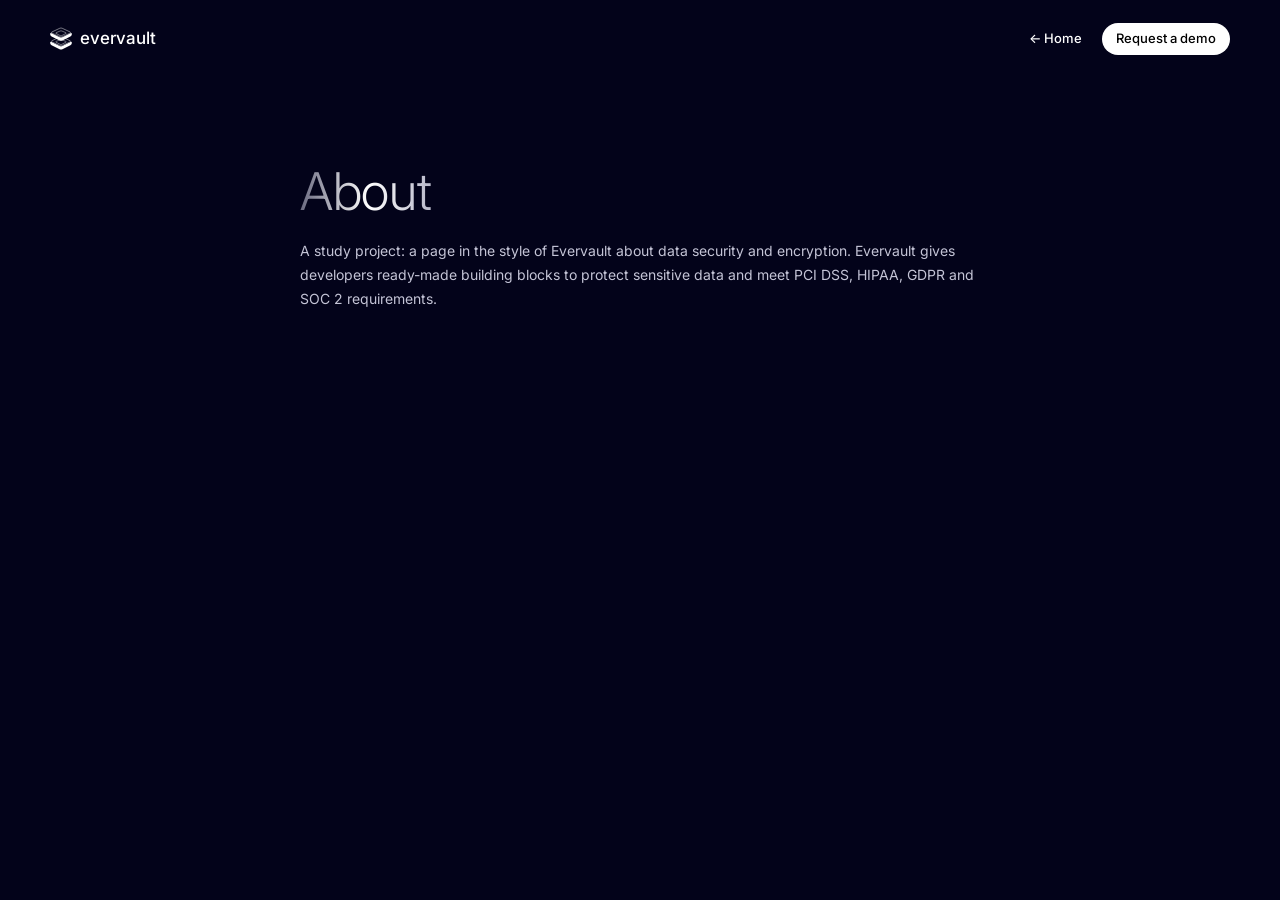
<file: about.html>
<!DOCTYPE html>
<html lang="en"><head><meta charset="UTF-8"><meta name="viewport" content="width=device-width, initial-scale=1.0"><title>About — Evervault</title>
<link href="https://fonts.googleapis.com/css2?family=Inter:wght@300;400;500;600;700&display=swap" rel="stylesheet"><link rel="stylesheet" href="style.css"></head>
<body><header class="hd"><a class="logo" href="index.html"><svg width="22" height="24" viewBox="0 0 47 52" aria-hidden="true"><path d="M0.0 34.2Q0.0 31.0 3.1 32.5L20.4 41.0Q23.5 42.5 26.6 41.0L43.9 32.5Q47.0 31.0 47.0 34.2L47.0 34.8Q47.0 38.0 43.9 39.5L26.6 48.0Q23.5 49.5 20.4 48.0L3.1 39.5Q0.0 38.0 0.0 34.8Z" fill="#fff" stroke="none"/><path d="M3.9 32.3Q1.2 31.0 3.9 29.7L20.8 21.8Q23.5 20.5 26.2 21.8L43.1 29.7Q45.8 31.0 43.1 32.3L26.2 40.2Q23.5 41.5 20.8 40.2Z" fill="#03031a" stroke="#fff" stroke-width="1"/><path d="M12.8 32.9Q11.0 32.0 12.9 31.3L21.6 27.7Q23.5 27.0 25.4 27.7L34.1 31.3Q36.0 32.0 34.2 32.9L25.3 37.6Q23.5 38.5 21.7 37.6Z" fill="none" stroke="#fff" stroke-width=".9"/><path d="M0.0 15.2Q0.0 12.0 3.1 13.5L20.4 22.0Q23.5 23.5 26.6 22.0L43.9 13.5Q47.0 12.0 47.0 15.2L47.0 15.8Q47.0 19.0 43.9 20.5L26.6 29.0Q23.5 30.5 20.4 29.0L3.1 20.5Q0.0 19.0 0.0 15.8Z" fill="#fff" stroke="none"/><path d="M3.9 13.3Q1.2 12.0 3.9 10.7L20.8 2.8Q23.5 1.5 26.2 2.8L43.1 10.7Q45.8 12.0 43.1 13.3L26.2 21.2Q23.5 22.5 20.8 21.2Z" fill="#03031a" stroke="#fff" stroke-width="1"/><path d="M12.8 13.9Q11.0 13.0 12.9 12.3L21.6 8.7Q23.5 8.0 25.4 8.7L34.1 12.3Q36.0 13.0 34.2 13.9L25.3 18.6Q23.5 19.5 21.7 18.6Z" fill="none" stroke="#fff" stroke-width=".9"/></svg> evervault</a><span></span><div class="act"><a href="index.html">← Home</a><a class="btn w" href="index.html#cta">Request a demo</a></div></header>
<main class="pg"><h1 class="h"><span class="l">About</span></h1><p>A study project: a page in the style of Evervault about data security and encryption. Evervault gives developers ready-made building blocks to protect sensitive data and meet PCI DSS, HIPAA, GDPR and SOC 2 requirements.</p></main></body></html>
</file>
<file: style.css>
:root{--bg:#03031a;--line:#1d1d35;--mut:#8b8ba3;--hf:"Segoe UI","Segoe UI Variable Display",Selawik,Inter,system-ui,sans-serif}
*{box-sizing:border-box;margin:0;padding:0}
html{background:var(--bg);scroll-behavior:smooth}
body{background:var(--bg);color:#fff;font:14px/1.5 Inter,"Segoe UI",system-ui,sans-serif;-webkit-font-smoothing:antialiased;overflow-x:hidden}
a{color:inherit;text-decoration:none}ul{list-style:none}button{font:inherit;color:inherit;cursor:pointer;background:none;border:0}svg{display:block}
.c{width:min(1002px,100% - 40px);margin:0 auto}
/* buttons */
.btn{display:inline-flex;align-items:center;height:40px;padding:0 18px;border-radius:99px;font-size:14px;font-weight:500;transition:.2s}
.btn.w{background:#fff;color:#000}.btn.w:hover{background:#e4dcff}
.btn.g{background:#1d1d34;color:#fff;height:35px;font-size:12px;font-weight:400}
.btns{display:flex;align-items:center;gap:16px}.btns .t{font-size:14px;font-weight:500}
/* header */
.hd{position:absolute;top:0;left:0;right:0;height:78px;z-index:5;display:grid;grid-template-columns:1fr auto 1fr;align-items:center;padding:0 50px}
.logo{display:flex;align-items:center;gap:8px;font-size:17px;font-weight:500}
.hd nav ul{display:flex;gap:14px;height:45px;align-items:center;padding:0 20px;border:1px solid #2a2a46;border-radius:99px;font-size:12.5px;font-weight:500;background:rgba(3,3,26,.7)}
.hd nav .d{color:#9a9ab2}
.act{display:flex;justify-content:flex-end;align-items:center;gap:20px;font-size:13px;font-weight:500}
.act .btn{height:32px;font-size:13px;padding:0 14px}
/* headings */
.h{font-family:var(--hf);font-weight:300;font-size:52px;line-height:63px;letter-spacing:-.005em}
.h .l{display:block;width:fit-content;background:linear-gradient(90deg,#6b6b81 0,#fff 52%,#b8b8c9 100%);-webkit-background-clip:text;background-clip:text;color:transparent}
.ctr{text-align:center}.ctr .l{margin:0 auto}
.lead{font-size:13px;line-height:1.7;color:#a9a9bf;max-width:560px}
.lead b{font-weight:400;color:#fff}.ctr .lead{margin:0 auto}
/* glow */
.glow{position:absolute;left:0;right:0;pointer-events:none}
.glow::after{content:"";position:absolute;inset:0}
.hero{position:relative;margin:0 26px;height:809px;border-radius:0 0 43px 43px;overflow:hidden}
.hero .glow{bottom:0;height:480px;background:linear-gradient(0deg,#ebe4ff 0,#b6a0ff 2.5%,#7d57f8 9%,#5a31dd 19%,rgba(62,32,185,.55) 36%,rgba(30,14,100,.22) 62%,transparent 100%)}
.hero .glow::after{background:radial-gradient(ellipse 56% 92% at 50% 40%,var(--bg) 48%,rgba(3,3,26,0) 100%)}
.hero .in{position:relative;padding-top:245px}
.hero h1{font-size:60px;line-height:69px}
.hero p{margin:18px 0 16px;max-width:480px;font-size:13px;line-height:1.65;color:#d6d6e6}
.chat{position:absolute;right:-6px;bottom:20px;width:48px;height:48px;border-radius:50%;background:#6439f0;display:grid;place-items:center}
/* customers */
#customers{padding:95px 0 82px;text-align:center}
#customers ul{display:grid;grid-template-columns:repeat(5,206px);justify-content:center;row-gap:37px;align-items:center;font-size:17px;height:114px;margin-bottom:48px}
#customers li{display:flex;align-items:center;justify-content:center;gap:6px;height:40px}
#customers p{font-size:12.5px;line-height:1.55;color:#8b8ba3;max-width:290px;margin:0 auto}
/* solutions */
#solutions{position:relative;margin:0 26px;border-radius:43px 43px 0 0;padding-top:169px;padding-bottom:1px;overflow:hidden}
#solutions .glow{top:0;height:600px;background:linear-gradient(180deg,#ebe4ff 0,#b6a0ff 2.5%,#7d57f8 9%,#5a31dd 19%,rgba(62,32,185,.55) 36%,rgba(30,14,100,.22) 62%,transparent 100%)}
#solutions .glow::after{background:radial-gradient(ellipse 56% 92% at 50% 62%,var(--bg) 48%,rgba(3,3,26,0) 100%)}
#solutions .c{position:relative}
.tabs{display:flex;gap:6px;margin:38px 0 33px}
.tabs button{height:45px;padding:0 15px;border:1px solid transparent;border-radius:99px;font-size:14.5px;color:#8f8fa8}
.tabs button.on{border-color:#fff;color:#fff}
.card{position:relative;border:1px solid #1d1d36;border-radius:48px;background:var(--bg);overflow:hidden}
.card h3{font-family:var(--hf);font-weight:300;font-size:34px;line-height:46px}
.sol h3{max-width:300px}
.card p{color:#a9a9bf}
.sol{height:550px;padding:0 104px;display:grid;grid-template-columns:350px 1fr;gap:86px;align-items:center}
.sol p{font-size:13px;line-height:1.75;margin:15px 0 18px}
.sol figure{width:375px;transform:translate(-9px,-39px)}.sol svg{width:100%;height:auto}
/* primitives */
#primitives{margin-top:165px;overflow:hidden;text-align:center}
#primitives .lead{margin-top:10px;max-width:560px}
.pills{display:flex;padding-left:calc(50% - 60px);margin:35px 0 23px}
.pills button{width:120px;display:flex;flex-direction:column;align-items:center;gap:19px;font-size:13px;color:#6d6d86}
.pills button.on{color:#fff}
.pills svg{fill:none;stroke:#5c5c78;stroke-width:1.5;stroke-linejoin:round;overflow:visible}
.pills .d{fill:#1c1c2e}
.pills .on svg{stroke:#e0e0ee}.pills .on svg .f{fill:#6a3df0;stroke:#a287ff}
.slider{display:flex;gap:19px;margin-left:max(20px,calc(50% - 501px));width:max-content}
.slide{width:min(1002px,calc(100vw - 40px));height:474px;position:relative;text-align:left}
.slide .tx{position:absolute;left:96px;top:0;bottom:0;width:335px;display:flex;flex-direction:column;justify-content:center}
.slide h3{font-size:24px;line-height:30px;font-weight:400}
.slide p{font-size:14px;line-height:1.5;margin:6px 0 16px;white-space:nowrap}
.slide .btn{align-self:flex-start;padding:0 14px}
.stage{position:absolute;right:0;top:0;bottom:0;width:502px;font:12px/1 "SF Mono",Menlo,Consolas,monospace}
.chip{position:absolute;display:flex;gap:4px;align-items:center;height:26px;padding:0 11px;border:1px solid #33334f;border-radius:99px;background:#07071d;color:#8f8fa8;white-space:nowrap}
.chip b{font-weight:400;color:#d7d7e6}
.chip.l{right:266px}.chip.r{left:262px}
.term{position:absolute;left:0;right:0;top:-1px;height:116px;border:1px solid #2a2a44;border-top:0;border-right:0;border-radius:0 0 0 16px;color:#6d6d86;padding:68px 0 0 20px}
.term b{color:#fff;font-weight:400}.term i{display:block;width:3px;height:10px;background:#fff;margin:7px 0 0 6px}
.brw{position:absolute;left:0;right:-1px;top:358px;bottom:-1px;border:1px solid #2a2a44;border-right:0;border-radius:16px 0 0 0;background:linear-gradient(#0a0a24,var(--bg) 90%)}
.brw::before{content:"https://";position:absolute;left:48px;top:9px;width:200px;height:26px;padding:7px 8px;border:1px solid #23233a;border-radius:6px;color:#55556e}
.vl{position:absolute;left:249px;top:150px;height:290px;width:1px;background:#1b1b30}
/* platform */
#platform{margin-top:198px}
#platform .lead{margin-top:8px}
.grid{display:grid;margin-top:44px}
.grid{grid-template-columns:repeat(3,1fr);gap:13px 14px}
.grid .card{height:300px;border-radius:40px;display:flex;flex-direction:column;justify-content:flex-end;padding:0 45px 48px}
.grid .wide{grid-column:span 2}
.grid h3{font-size:22px;line-height:28px;font-weight:400}
.grid p{font-size:13.5px;line-height:1.6;max-width:235px;margin-top:5px}
.arcs{position:absolute;inset:0;pointer-events:none}
.arcs i{position:absolute;border-radius:50%;border:1px solid #27274a;background:rgba(255,255,255,.025);left:430px;top:256px;transform:translate(-50%,-50%)}
.ico{position:absolute;width:66px;height:66px;margin:-33px 0 0 -33px;border-radius:50%;background:#171730;border:1px solid #2c2c4a;display:grid;place-items:center;font-size:13px;font-weight:700}
.rules{position:absolute;left:331px;top:0;right:0;font-size:12.5px;color:#d7d7e8}
.rule{position:absolute;left:0;right:-1px;border:1px solid #26263e;border-right:0;border-radius:14px 0 0 14px;background:var(--bg)}
.rule div{display:flex;align-items:center;gap:10px;height:44px;padding:0 10px;color:#d7d7e8;white-space:nowrap}
.rule div+div{border-top:1px solid #1d1d33}
.rule em{font-style:normal;border:1px solid #33334f;border-radius:7px;padding:3px 8px}
.rule small{color:#8b8ba3;font-size:12.5px}
.ib{flex:none;width:24px;height:24px;border-radius:7px;border:1px solid #2b2b48;background:#14142c;display:grid;place-items:center}
.ib.p{background:#2a1f72;border-color:#4a39b0}
.ib svg,.lg svg{width:13px;height:13px;fill:none;stroke:#cfcfe4;stroke-width:1.3;stroke-linecap:round;stroke-linejoin:round}
.log{position:absolute;left:330px;top:15px;font-size:13px;color:#d7d7e8}
.log div{display:flex;align-items:center;gap:7px;height:42px;white-space:nowrap}
.log small{color:#7a7a94;font-size:13px}
.lg{width:33px;height:33px;border-radius:50%;background:#171730;border:1px solid #2c2c4a;display:grid;place-items:center;margin-right:3px}
.lg svg{width:14px;height:14px}
/* trust */
#trust{margin-top:177px}
#trust .h{font-size:52px}
#trust .lead{margin-top:31px;font-size:13px;line-height:26px;color:#c4c4d6;max-width:505px}
.grp{margin-bottom:68px}.grp:first-of-type{margin-top:45px}
.grp h4{display:inline-block;font-weight:400;font-size:12px;padding:0 10px;height:35px;line-height:33px;border:1px solid #2a2a44;border-radius:99px;margin-bottom:27px}
.grp>div{display:grid;grid-template-columns:repeat(3,1fr);gap:0 26px;border-top:1px solid var(--line);padding-top:40px}
.grp h5{display:flex;align-items:center;gap:7px;font-weight:400;font-size:14.5px;line-height:22px}
.grp h5 svg{width:15px;height:15px;fill:none;stroke:#d7d7e8;stroke-width:1.2;stroke-linecap:round;stroke-linejoin:round}
.grp p{font-size:13px;line-height:22px;color:#a9a9bf;margin-top:6px;max-width:310px}
/* testimonials */
#testimonials{margin-top:193px;border-top:1px solid var(--line);text-align:center;padding:128px 0 181px}
.arc{position:relative;width:446px;height:120px;margin:0 auto 120px;overflow:hidden}
.arc::before{content:"";position:absolute;left:0;top:0;width:446px;height:446px;border-radius:50%;border:1px solid #232340}
#qlogo{position:absolute;left:50%;top:26px;transform:translateX(-50%);font-weight:600;font-size:22px;white-space:nowrap}
#testimonials ul{display:flex;justify-content:center;gap:12px}
#testimonials button{height:35px;padding:0 14px;border:1px solid #24243d;border-radius:99px;font-size:12px;color:#6d6d86;white-space:nowrap}
#testimonials button.on{color:#fff;border-color:#4a4a66;background:#0d0d26;box-shadow:0 0 26px rgba(190,180,255,.22)}
/* cta */
.cta{position:relative;margin:0 26px;height:709px;border-radius:43px;overflow:hidden;text-align:center;padding-top:196px;
background:radial-gradient(ellipse 70% 26% at 0 0,#2c1b78 0,transparent 100%),radial-gradient(ellipse 70% 26% at 100% 0,#2c1b78 0,transparent 100%),radial-gradient(ellipse 70% 26% at 0 100%,#2c1b78 0,transparent 100%),radial-gradient(ellipse 70% 26% at 100% 100%,#2c1b78 0,transparent 100%),var(--bg)}
.cta .lead{margin-top:17px;max-width:360px;line-height:26px;font-size:12.5px}
.cta .btns{justify-content:center;margin-top:25px}
/* footer */
.ft{padding:70px 132px 0}
.cols{display:grid;grid-template-columns:247px 193px 191px 192px 193px 1fr}
.cols h6{font-size:14px;font-weight:500;margin-bottom:11px}
.cols li{font-size:13.5px;color:#6d6d86;line-height:29px;display:flex;align-items:center;gap:8px}
.cols li:hover{color:#fff}
.bot{margin:72px -132px 0;border-top:1px solid var(--line);padding:0 132px;height:53px;display:flex;justify-content:space-between;align-items:center;font-size:12.5px;color:#a9a9bf}
.bot span+span:before{content:"";display:inline-block;width:4px;height:4px;border-radius:50%;background:#6a3df0;margin-right:10px;vertical-align:middle}
.pg{width:720px;margin:0 auto;padding:160px 20px 80px}.pg p{color:#c4c4d6;margin-top:16px;line-height:1.7}
@media(max-width:1100px){
.hd{padding:0 20px}.h{font-size:38px;line-height:46px}.hero h1{font-size:44px;line-height:52px}
.sol{grid-template-columns:1fr;height:auto;padding:40px;gap:20px}
.stage,.rules,.log,.arcs,.ico{display:none}.slide .tx{position:static;width:auto;padding:40px}.slide{height:auto}
.grid{grid-template-columns:1fr}.grid .wide{grid-column:auto}
.grp>div{grid-template-columns:1fr;gap:24px}.ft{padding:60px 24px 0}.bot{margin:40px -24px 0;padding:0 24px}
.cols{grid-template-columns:repeat(2,1fr);gap:24px}#customers ul{grid-template-columns:repeat(2,1fr);height:auto}.hd nav{display:none}.hd{grid-template-columns:1fr auto}
}
</file>
